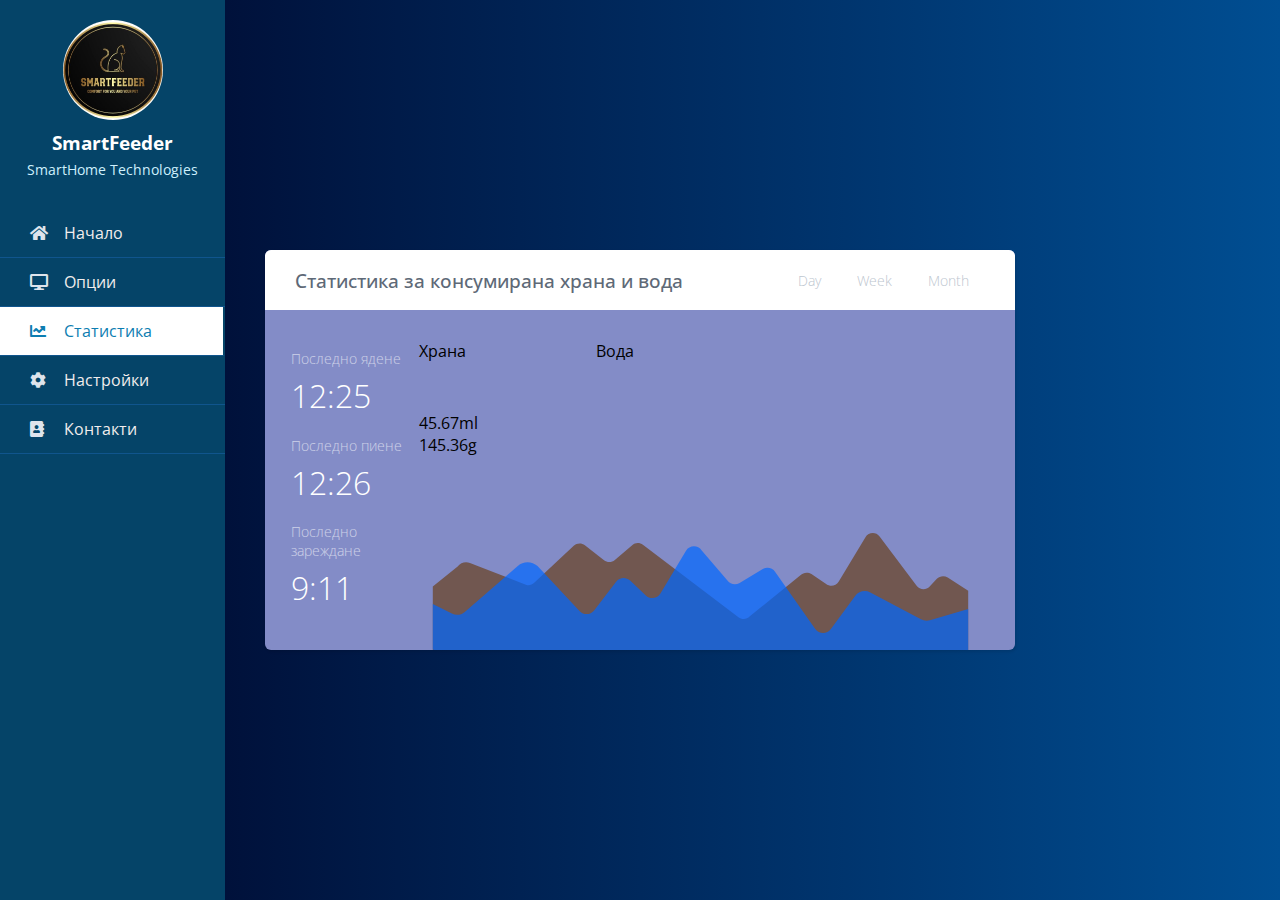
<file: statistics.html>
<!DOCTYPE html>
<html lang="en">
<head>
    <link rel="stylesheet" href="https://use.fontawesome.com/releases/v5.8.1/css/all.css">
    <meta charset="UTF-8">
    <meta http-equiv="X-UA-Compatible" content="IE=edge">
    <meta name="viewport" content="width=device-width, initial-scale=1.0">
    <link rel="stylesheet" href="statistics.css">
    <title>SmartFeeder</title>
    <style>

    </style>
</head>
<body>

    <div class="wrapper">
        <!--Top menu -->
        <div class="sidebar">
           <!--profile image & text-->
            <!--menu item-->
             <div class="profile">
                <img src="logo-1.jpg" alt="profile_picture">
                <h3>SmartFeeder</h3>
                <p>SmartHome Technologies </p>
            </div>

            <ul>
                <li>
                    <a href="index.html">
                        <span class="icon"><i class="fas fa-home"></i></span>
                        <span class="item">Начало</span>
                    </a>
                </li>
                <li>
                    <a href="slider.html">
                        <span class="icon"><i class="fas fa-desktop"></i></span>
                        <span class="item">Опции</span>
                    </a>
                </li>
                <li>
                    <a href="statistics.html"  class="active">
                        <span class="icon"><i class="fas fa-chart-line"></i></span>
                        <span class="item">Статистика</span>
                    </a>
                </li>
             
                
                <li>
                    <a href="#">
                        <span class="icon"><i class="fas fa-cog"></i></span>
                        <span class="item">Настройки</span>
                    </a>
                </li>

                <li>
                    <a href="contact.html">
                        <span class="icon"><i class="fas fa-address-book"></i></span>
                        <span class="item">Контакти</span>
                    </a>
                </li>

            </ul>
        </div>
        </div>

    </div>

    

 <div class="wrapper">
      <div class="panel">
        <div class="panel-header">
          <h3 class="title">Статистика за консумирана храна и вода</h3>

          <div class="calendar-views">
            <span>Day</span>
            <span>Week</span>
            <span>Month</span>
          </div>
        </div>

        <div class="panel-body">
          <div class="categories">
            <div class="category">
              <span>Последно ядене</span>
              <span>12:25</span>
            </div>
            <div class="category">
              <span>Последно пиене</span>
              <span>12:26</span>
            </div>
            <div class="category">
              <span>Последно зареждане</span>
              <span>9:11</span>
            </div>
          </div>

          <div class="chart">
            <div class="operating-systems">
              <span class="ios-os">
                <span></span>Храна 
              </span>
              <span class="windows-os">
                <span></span>Вода
              </span>
              
            </div>

            
            <div class="ios-stats">
              <span></span>45.67ml
            </div>
            <div class="windows-stats">
              <span></span>145.36g
            </div>
            

            <svg width="563" height="204" class="data-chart" viewBox="0 0 563 204" xmlns="http://www.w3.org/2000/svg">
              <g fill="none" fill-rule="evenodd">
                
                <path class="dataset-2" d="M563 141.622l-21.546-13.87c-3.64-2.343-8.443-1.758-11.408 1.39l-7.565 8.03c-3.813 4.052-10.378 3.688-13.718-.758L469.83 84.58c-3.816-5.08-11.588-4.687-14.867.752l-28.24 46.848c-2.652 4.402-8.48 5.673-12.74 2.78l-15.828-10.76c-3.64-2.475-8.55-1.948-11.575 1.245l-53.21 43.186c-3.148 3.32-8.305 3.74-11.953.974l-100.483-76.2c-3.364-2.55-8.06-2.414-11.27.326l-18.24 15.58c-3.25 2.773-8.015 2.874-11.38.24L159.91 93.79c-3.492-2.733-8.467-2.51-11.697.525l-41.58 39.075c-2.167 2.036-5.21 2.868-8.117 2.218L39.05 112.5c-4.655-1.808-9.95-.292-12.926 3.7L0 137.31V204h563v-62.378z" fill="#663300" opacity=".6"/>
                <path class="dataset-3" d="M0 155.59v47.415c0 .55.448.995 1 .995h562v-43.105l-40.286 11.83c-3.127.92-6.493.576-9.368-.954l-53.252-28.32c-5.498-2.924-12.323-1.365-15.987 3.654l-25.48 34.902c-4.08 5.59-12.478 5.513-16.455-.148L360.06 121.92c-2.802-4.073-8.2-5.457-12.633-3.237L322.2 133.827c-4.415 2.21-9.792.848-12.604-3.196L282.78 99.25c-4.106-5.906-12.978-5.6-16.665.57l-26.757 44.794c-3.253 5.446-10.753 6.468-15.36 2.092l-16.493-15.673c-4.27-4.058-11.138-3.522-14.72 1.148l-23.167 30.21c-3.722 4.852-10.937 5.207-15.12.744l-44.385-47.345c-5.807-5.427-14.83-5.508-20.734-.19l-55.76 48.31c-3.76 3.26-9.127 3.93-13.582 1.703L0 155.59z" fill="#0066ff" opacity=".7"/>
                <path class="lines" fill="#FFF" opacity=".2" d="M0 203h563v1H0zM0 153h563v1H0zM0 102h563v1H0zM0 51h563v1H0zM0 0h563v1H0z"/>
              </g>
            </svg>
          </div>
        </div>
      </div>
    </div>

</body>
</html>
</file>
<file: statistics.css>
@import url('https://fonts.googleapis.com/css2?family=Open+Sans&display=swap');

*{
    list-style: none;
    text-decoration: none;
    margin: 0;
    padding: 0;
    box-sizing: border-box;
    font-family: 'Open Sans', sans-serif;
}

body{
    background: #f5f6fa;
}   
.wrapper .sidebar{
    background: rgb(5, 68, 104);
    position: fixed;
    top: 0;
    left: 0;
    width: 225px;
    height: 100%;
    padding: 20px 0;
    transition: all 0.5s ease;
}
.wrapper .sidebar .profile{
    margin-bottom: 30px;
    text-align: center;
}

.wrapper .sidebar .profile img{
    display: block;
    width: 100px;
    height: 100px;
    border-radius: 50%;
    margin: 0 auto;
}

.wrapper .sidebar .profile h3{
    color: #ffffff;
    margin: 10px 0 5px;
}

.wrapper .sidebar .profile p{
    color: rgb(206, 240, 253);
    font-size: 14px;
}
.wrapper .sidebar ul li a{
    display: block;
    padding: 13px 30px;
    border-bottom: 1px solid #10558d;
    color: rgb(241, 237, 237);
    font-size: 16px;
    position: relative;
}

.wrapper .sidebar ul li a .icon{
    color: #dee4ec;
    width: 30px;
    display: inline-block;
}
.wrapper .sidebar ul li a:hover,
.wrapper .sidebar ul li a.active{
    color: #0c7db1;

    background:white;
    border-right: 2px solid rgb(5, 68, 104);
}

.wrapper .sidebar ul li a:hover .icon,
.wrapper .sidebar ul li a.active .icon{
    color: #0c7db1;
}

.wrapper .sidebar ul li a:hover:before,
.wrapper .sidebar ul li a.active:before{
    display: block;
}

* {
  box-sizing: border-box;
}
 
html, body {
  height: 100%;
  width: 100%;
  display: flex;
  justify-content: center;
  align-items: center;
  font-family: 'Roboto', sans-serif;
  background: -webkit-linear-gradient(left, #000428, #004e92);
  overflow: hidden;
}
.panel {
  width: 750px;
  height: 400px;
  background: #838CC7;
  box-shadow: 1px 2px 3px 0px rgba(0,0,0,0.10);
  border-radius: 6px;
  overflow: hidden;
}
.panel-header {
  display: flex;
  justify-content: space-between;
  align-items: center;
  padding: 0 30px;
  height: 60px;
  background: #fff;
}
 
.title {
  color: #5E6977;
  font-weight: 500;
}
 
.calendar-views span {
  font-size: 14px;
  font-weight: 300;
  color: #BDC6CF;
  padding: 6px 14px;
  border: 2px solid transparent;
}
.panel-body {
  display: flex;
  height: 340px;
}
.categories {
  display: flex;
  flex-direction: column;
  justify-content: space-between;
  flex-basis: 25%;
  padding: 39px 0px 41px 26px;
}
.category {
  display: flex;
  flex-direction: column;
}
.category span:first-child {
  font-weight: 300;
  font-size: 14px;
  opacity: 0.6;
  color: #fff;
  margin-bottom: 6px;
}
.category span:last-child {
  font-size: 32px;
  font-weight: 300;
  color: #fff;
}
.chart {
  width: 100%;
  height: 100%;
  display: flex;
  flex-direction: column;
  flex-grow: 2;
  position: relative;
}
 
.operating-systems {
  display: flex;
  justify-content: space-between;
  width: 215px;
  margin-top: 30px;
  margin-bottom: 50px;
}
span[class*=&quot;-os&quot;] {
  font-size: 14px;
  font-weight: 300;
  font-size: 14px;
  color: #c3c6e4;  
}
span[class*=&quot;-os&quot;] span {
  width: 9px;
  height: 9px;
  display: inline-block;
  border-radius: 50%;
  margin-right: 9px;
}
.android-os span {
  background: #80B354;
}
.ios-os span {
  background: #F5A623;
}
.windows-os span {
  background: #F8E71C;
}
.calendar-views span:hover {
  border: 2px solid #BDC6CF;
  cursor: pointer;
  border-radius: 15px;
}
div[class*=&quot;-stats&quot;] span:hover {
  transform: scale(1.4) rotate(0.02deg);
  border: 2px solid #fff;
  cursor: pointer;
  transition: transform 0.2s ease-in-out;
}
 
.android-stats span:hover {
  background: #80B354;
}
 
.ios-stats span:hover {
  background: #F5A623;
}
 
.windows-stats span:hover {
  background: #F8E71C;
}
.dataset-1 {
  animation: raise .8s linear 1;
  transform-origin: bottom;
}
.dataset-2 {
  animation: raise 1.6s linear 1;
  transform-origin: bottom;
}
.dataset-3 {
  animation: raise 1.8s linear 1;
  transform-origin: bottom;
}
 
.lines {
  opacity: 0;
  animation: showlines 0.6s linear 1.6s;
  animation-fill-mode: forwards;  
}
 
@keyframes showlines {
  to { opacity: 0.2; }
}
 
@keyframes showstats {
  to { opacity: 1; }
}
 
@keyframes raise {
  0% { transform: scaleY(0.01); }
  75% { transform: scaleY(1.1); }
  100% { transform: scaleY(1); }
}
</file>
